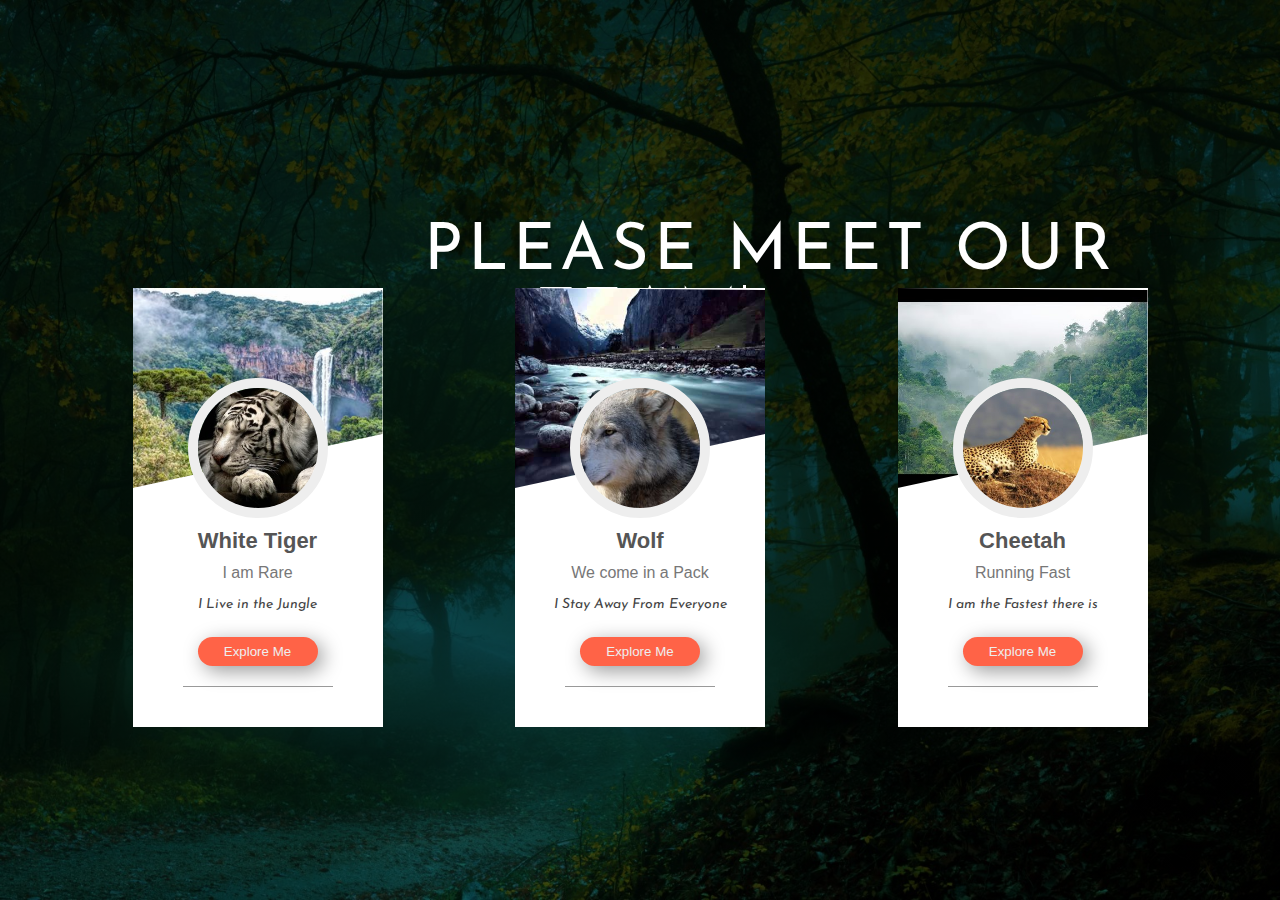
<file: Project Cards/index.html>
<!DOCTYPE html>
<html lang="en">
<head>
    <meta charset="UTF-8">
    <meta name="viewport" content="width=device-width, initial-scale=1.0">
    <meta http-equiv="X-UA-Compatible" content="ie=edge">
    <link rel="stylesheet" href="https://use.fontawesome.com/releases/v5.14.0/css/all.css" integrity="sha384-HzLeBuhoNPvSl5KYnjx0BT+WB0QEEqLprO+NBkkk5gbc67FTaL7XIGa2w1L0Xbgc" crossorigin="anonymous">
    <link href="https://fonts.googleapis.com/css2?family=Josefin+Sans:ital,wght@1,500;1,700&display=swap" rel="stylesheet">
    <link rel="stylesheet" href="style.css">
    <title>Profile Cards</title>
</head>
<body>

      <div class="container">
        <div class="heading">
            
          </div>
         
       <div class="cards-wrapper">
           <div class="card">
               <img src="Images/img-top1.jpg" class="image-top">
               <img src="Images/img1.jpg" class="profile-image">
               <h1 class="fullname">White Tiger</h1>
               <p class="job">I am Rare</p>
               <p class="about-me">I Live in the Jungle</p> 
               <button type="button">Explore Me</button>
               <ul class="social-icons">
                   <li><a href="#"><i class="fab fa-facebook"></i></a> </li>
                   <li><a href="#"><i class="fab fa-youtube"></i></a> </li>
                   <li><a href="#"><i class="fab fa-twitter-square"></i></a> </li>
                   <li><a href="#"><i class="fab fa-google-plus-square"></i></a> </li>
               </ul>
            </div>
            <div class="card">
                <img src="Images/img-top2.jpg" class="image-top">
                <img src="Images/img2.jpg" class="profile-image">
                <h1 class="fullname">Wolf</h1>
                <p class="job">We come in a Pack</p>
                <p class="about-me">I Stay Away From Everyone</p> 
                <button type="button">Explore Me</button>
                <ul class="social-icons">
                    <li><a href="#"><i class="fab fa-facebook"></i></a> </li>
                    <li><a href="#"><i class="fab fa-youtube"></i></a> </li>
                    <li><a href="#"><i class="fab fa-twitter-square"></i></a> </li>
                    <li><a href="#"><i class="fab fa-google-plus-square"></i></a> </li>
                </ul>
             </div>
             <div class="card">
                <img src="Images/img-top3.jpg" class="image-top">
                <img src="Images/img3.jpg" class="profile-image">
                <h1 class="fullname">Cheetah</h1>
                <p class="job">Running Fast</p>
                <p class="about-me">I am the Fastest there is</p> 
                <button type="button">Explore Me</button>
                <ul class="social-icons">
                    <li><a href="#"><i class="fab fa-facebook"></i></a> </li>
                    <li><a href="#"><i class="fab fa-youtube"></i></a> </li>
                    <li><a href="#"><i class="fab fa-twitter-square"></i></a> </li>
                    <li><a href="#"><i class="fab fa-google-plus-square"></i></a> </li>
                </ul>
             </div>
       </div>
    </div>
    
    <script src="app.js"></script>
</body>
</html>
</file>
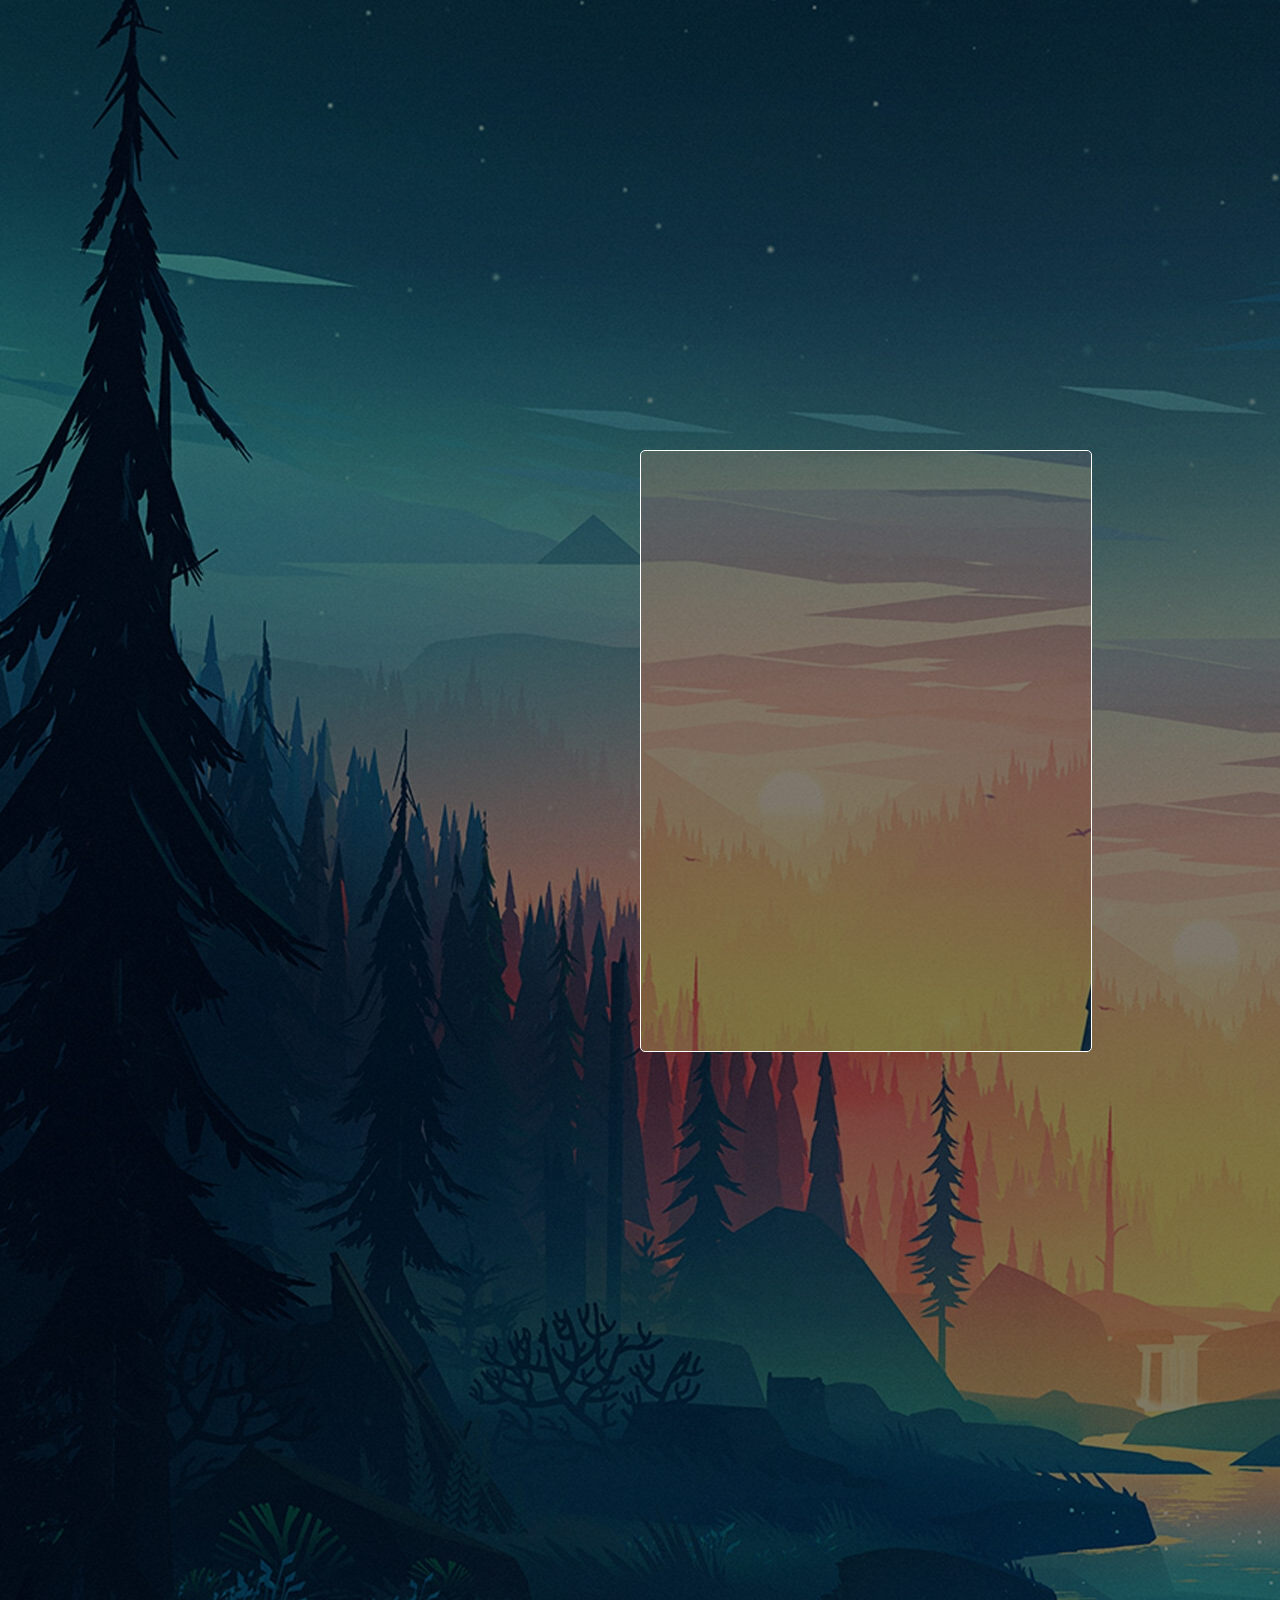
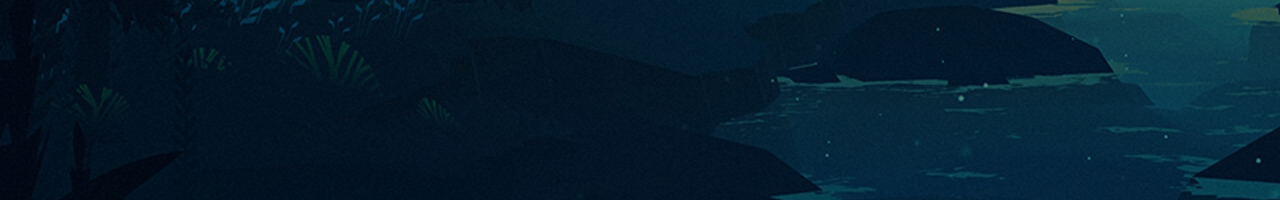
<file: Project/index.html>
<!DOCTYPE html>
<html lang="en">
<head>
    <meta charset="UTF-8">
    <meta name="viewport" content="width=device-width, initial-scale=1.0">
    <meta http-equiv="X-UA-Compatible" content="ie=edge">
    <link href="https://fonts.googleapis.com/css2?family=Josefin+Sans:ital,wght@0,500;1,400;1,600&display=swap" rel="stylesheet">
    <link rel="stylesheet"  href="https://use.fontawesome.com/releases/v5.14.0/css/all.css" integrity="sha384-HzLeBuhoNPvSl5KYnjx0BT+WB0QEEqLprO+NBkkk5gbc67FTaL7XIGa2w1L0Xbgc" crossorigin="anonymous">
    <link rel="stylesheet" href="style.css">
    <title>Invisible Card</title>
</head>
<body>

    <div class = "container">
        <div class = "card-wrapper">
            <div class = "card">
            <img src="Brandt.jpg" class = "card-img">
            <h1 class = "Card Heading"> John Doe</h1> 
            <p class = "Card - Paragraph"><i class="fas fa-quote-left"></i> While a profile summary should be more general than a resume summary, it will go unnoticed by employers if it is too unfocused. Overly general or off-target profile summaries can lead to job seekers not appearing in search results. A good LinkedIn summary should strike the right balance between being general enough to cover your bases and specific enough to show up in search results.
                <i class="fas fa-quote-right"></i></p>
                <ul class = "card icons">
                    <li>
                        <a href = "#" class = "card-icon-link">
                        <i class="fab fa-facebook"></i>
                        </a>
                    </li>
                    
                    <li>
                        <a href = "#" class = "card-icon-link">
                        <i class="fab fa-linkedin"></i>
                       </a>
                    </li>

                    <li>
                        <a href = "#" class = "card-icon-link">
                        <i class="fab fa-twitter"></i>
                        </a>
                    </li>

                    <li>
                        <a href = "#" class = "card-icon-link">
                        <i class="fab fa-instagram"></i>
                       </a>
                    </li>

                </ul>
                <button class = "card-btn"> View Profile</button>
            </div>
        </div>
    </div>
        
    </body>
    </html>
</file>
<file: Project Cards/style.css>
* {
    margin: 0;
    padding: 0;
}

.container {
    width: 100%;
    height: 100vh;
    background: linear-gradient( rgba(0,0,0,.8), rgba(0,0,0,.6)) ,url(Images/bg.jpg) center no-repeat;
    background-size: cover;
}

.heading {
    color: #fff;
    font-size: 70px;
    position: absolute;
    top: 10%;
    left: 50%;
    transform: translateX(-50%);
    font-family: 'Josefin Sans', sans-serif;
    text-transform: uppercase;
    letter-spacing: 5px;
    text-align: center;
    white-space: pre-wrap;
}

.heading::after {
    content: '';
    width: 2.5px;
    height: 40px;
    background-color: #fff;
    position: absolute;
    animation: blinking 1s 3s infinite;
}

@keyframes blinking {
    0% {background-color: #fff}
    50% {background-color: transparent}
    100%{background-color: #fff}
}

.cards-wrapper {
    width: 80%;
    display: flex;
    justify-content: space-evenly;
    position: relative;
    top: 35%;
    left: 50%;
    transform: translateX(-50%);    
}

.card {
    width: 250px;
    background-color: #fff;
    display: flex;
    flex-direction: column;
    align-items: center;
    justify-content: space-evenly;
    transition: transform .5s;
}

@keyframes cardAnim {
    0% {opacity: 0}
    100% {opacity: 1}
}

.card:nth-child(1) {
    animation: cardAnim 2s 3s backwards;
}

.card:nth-child(2) {
    animation: cardAnim 2s 3.5s backwards;
}

.card:nth-child(3) {
    animation: cardAnim 2s 4s backwards;
}

.card:hover {
    transform: scale(1.1);
}

.image-top {
    width: 100%;
    height: 220px;
    object-fit: cover;
    -webkit-clip-path: polygon(0,0,100% 0,100% 73%, 0% 100%);
    clip-path: polygon(0 0%, 100% 1%, 100% 73%, 0% 100%);
}

.profile-image {
    width: 120px;
    height: 120px;
    object-fit: cover;
    border-radius: 50%;
    margin-top: -110px;
    z-index: 10;
    border: 10px solid #eee;
}

.card h1 {
    font-family: 'Ubuntu', sans-serif;
    font-size: 22px;
    color: #555;
    margin: 10px;
}

.job{
    font-family: 'Montserrat', sans-serif;
    color: #777;
    font-weight: 300;
}

.about-me {
    font-family: 'Josefin Sans', sans-serif;
    font-size: 14px;
    width: 90%;
    margin: 15px 0;
    font-style: italic;
    color: #444;
    text-align: center;
}

.card button {
    width: 120px;
    padding: 7px;
    margin: 10px 0;
    background-color: tomato;
    border: none;
    outline: none;
    border-radius: 25px;
    font-family: 'Joesfin Sans', sans-serif;
    color: #eee;
    box-shadow: 5px 5px 20px rgba(0,0,0,.4);
}

.card:hover button {
    animation: buttonRotation 2s 1s linear;
}

@keyframes buttonRotation {
   0% {transform: scale(1) rotateZ(0)}
   5% {transform: scale(1.2) rotateZ(5deg)}
   10%{transform: scale(1.2) rotateZ(-5deg)}
   15% {transform: scale(1.2) rotateZ(5deg)}
   20%{transform: scale(1.2) rotateZ(-5deg)}
   25% {transform: scale(1.2) rotateZ(5deg)}
   30%{transform: scale(1.2) rotateZ(-5deg)}
   35% {transform: scale(1.2) rotateZ(5deg)}
   40%{transform: scale(1.2) rotateZ(-5deg)}
   45% {transform: scale(1.2) rotateZ(5deg)}
   50%{transform: scale(1.2) rotateZ(-5deg)}
   55% {transform: scale(1.2) rotateZ(5deg)}
   60%{transform: scale(1.2) rotateZ(-5deg)}
   65% {transform: scale(1.2) rotateZ(5deg)}
   70%{transform: scale(1.2) rotateZ(-5deg)}
   75% {transform: scale(1.2) rotateZ(5deg)}
   80%{transform: scale(1.2) rotateZ(-5deg)}
   85% {transform: scale(1.2) rotateZ(5deg)}
   90%{transform: scale(1.2) rotateZ(-5deg)}
   95% {transform: scale(1.2) rotateZ(5deg)}
   100%{transform: scale(1.2) rotateZ(0)}
}

.social-icons {
    width: 150px;
    list-style: none;
    display: flex;
    justify-content: space-evenly;
    margin: 10px 0 20px 0;
    border-top: 1px solid #999;
    padding-top: 20px;
}

.social-icons i {
    font-size: 18px;
}

.fa-facebok {
    color: #3b5999 ;
}

.fa-youtube {
    color: #cd201f ;
}

.fa-twitter-square {
    color: #55acee ;
}

.fa-google-plus-square {
    color: #dd4b39 ;
}

@media(max-width:1300px) {
    .heading {
        font-size: 65px;
        width: 80%;
    }

    .cards-wrapper {
        width: 100%;
        top: 32%;
        }

        .image-top {
            height: 200px;
        }
}

@media(max-width: 1000px) {
    .container {
        height: 100%;
    }
    .heading {
        width: 90%;
    }

    .cards-wrapper {
        flex-wrap: wrap;
        padding:  300px 0 200px 0;
    }

    .card {
        margin: 0 30px 50px 30px;
    }
}

@media (max-width : 700px) {
    .heading {
        font-size: 50px;
    }

    .heading::after {
        height:  40px;
    }
}

@media(max-width :450px) {
    .heading {
        font-size: 40px;
    }

    .heading::after {
        height:  33px;
    }

    .cards-wrapper {
        padding: 250px 0 150px 0;
    }
}
</file>
<file: Project/style.css>
*{
    margin: 0;
    padding: 0;
 }
 
 .container {
     font-family: 'Josefin Sans' , sans-serif;
     height: 200vh;
     width: 200vw;
     background: linear-gradient(rgba(0,0,0, .5),rgba(0,0,0, .5)) ,url("download.jpg") no-repeat center;  
 
 }
 
 .card-wrapper {
     height: 600px;
     width: 450px;
     border: 1px solid #fff ;
     position: absolute;
     top: 50%;
     left: 50%;
     transform: translate (-50%, -50%);
     background: linear-gradient(rgba(0,0,0,.5),rgba(0,0,0, .5)), url("download.jpg") no-repeat center; 
   border-radius: 5px;
   overflow: hidden;
   transition : box-shadow 1s;
 }

 .card-wrapper:hover{
    box-shadow : 0 0 30px #fff  ;
}

.card{
    position: absolute;
    top: -100%;
   height : 100%;
   width : 100%;
   background-color: linear-gradient ( 190deg, rgba(21,199,30,.8) 50%, rgba(233,67,67,.8) 0);
   border-radius: inherit;
   display: flex;
   flex-direction: column;
   align-items: center;
   justify-content: space-between;
   transition: top .3s 1.5s;
}

.card-wrapper:hover .card {
    top: 0%;
}

.card-img{
    width: 200px;
    height: 200px;
    border-radius: 50%;
    object-fit: cover;
    margin-top: 15px;
    border: 2px solid #fff;
    box-shadow: 20px 30px 50px  rgba(0,0,0,.5);
}


.card-heading {
    font-family: 'Source Code Pro', monospace;
    font-size: 25px;
    font-weight: 300;
    text-transform: uppercase;
    color: #fff;
    letter-spacing: 3px;
    background: linear-gradient(#0a9751, #06831b);
    width: 70%;
    text-align: center;
    padding: 5px 0;
    transform:  perspective(1000px) skewX(20deg) rotateY(40deg) 
}

.card-paragraph {
    font-size: 18px;
    color: #ddd;
    width: 85%;
    text-align: justify;
}

.card-paragraph i {
    color: #fff;
    font-size: 25px;
    font-size: italic;
    position: absolute;
}

.card-paragraph i:first-child {
    top: -10%;
}

.card-paragraph i:last-child {
    bottom: -10%;
    margin-left: 10px;
}

.card-icons {
    list-style: none;
    display: flex;
    width: 50%;
    justify-content: space-around;
}

.card-icon-link {
    text-decoration: none;
    width: 35px;
    height: 35px;
    border: 1px solid #fff;
    display: flex;
    justify-content: center;
    border-radius: 5px;
    transition: border .3s;

}

.card-icon-link:hover {
    border: 1px solid #1b5cf5;
}

.card-icon {
    font-size: 30px;
    color: #fff;
    transition: color .3s;

}

.card-icon-link:hover .card-icon {
    color: #1b5cf5;
}

.card-btn {
    border: none;
    outline: none;
    width: 150px;
    height: 35px;
    margin-bottom: 20px;
    border-radius: 50px;
    background: linear-gradient(#6837ee, #0d2b7e);
    color: #fff;
    text-transform: uppercase;
    font-size: 20px;
    box-shadow: 0 10px 20px rgba(0,0,0, .5);
    cursor: pointer;
}
</file>
